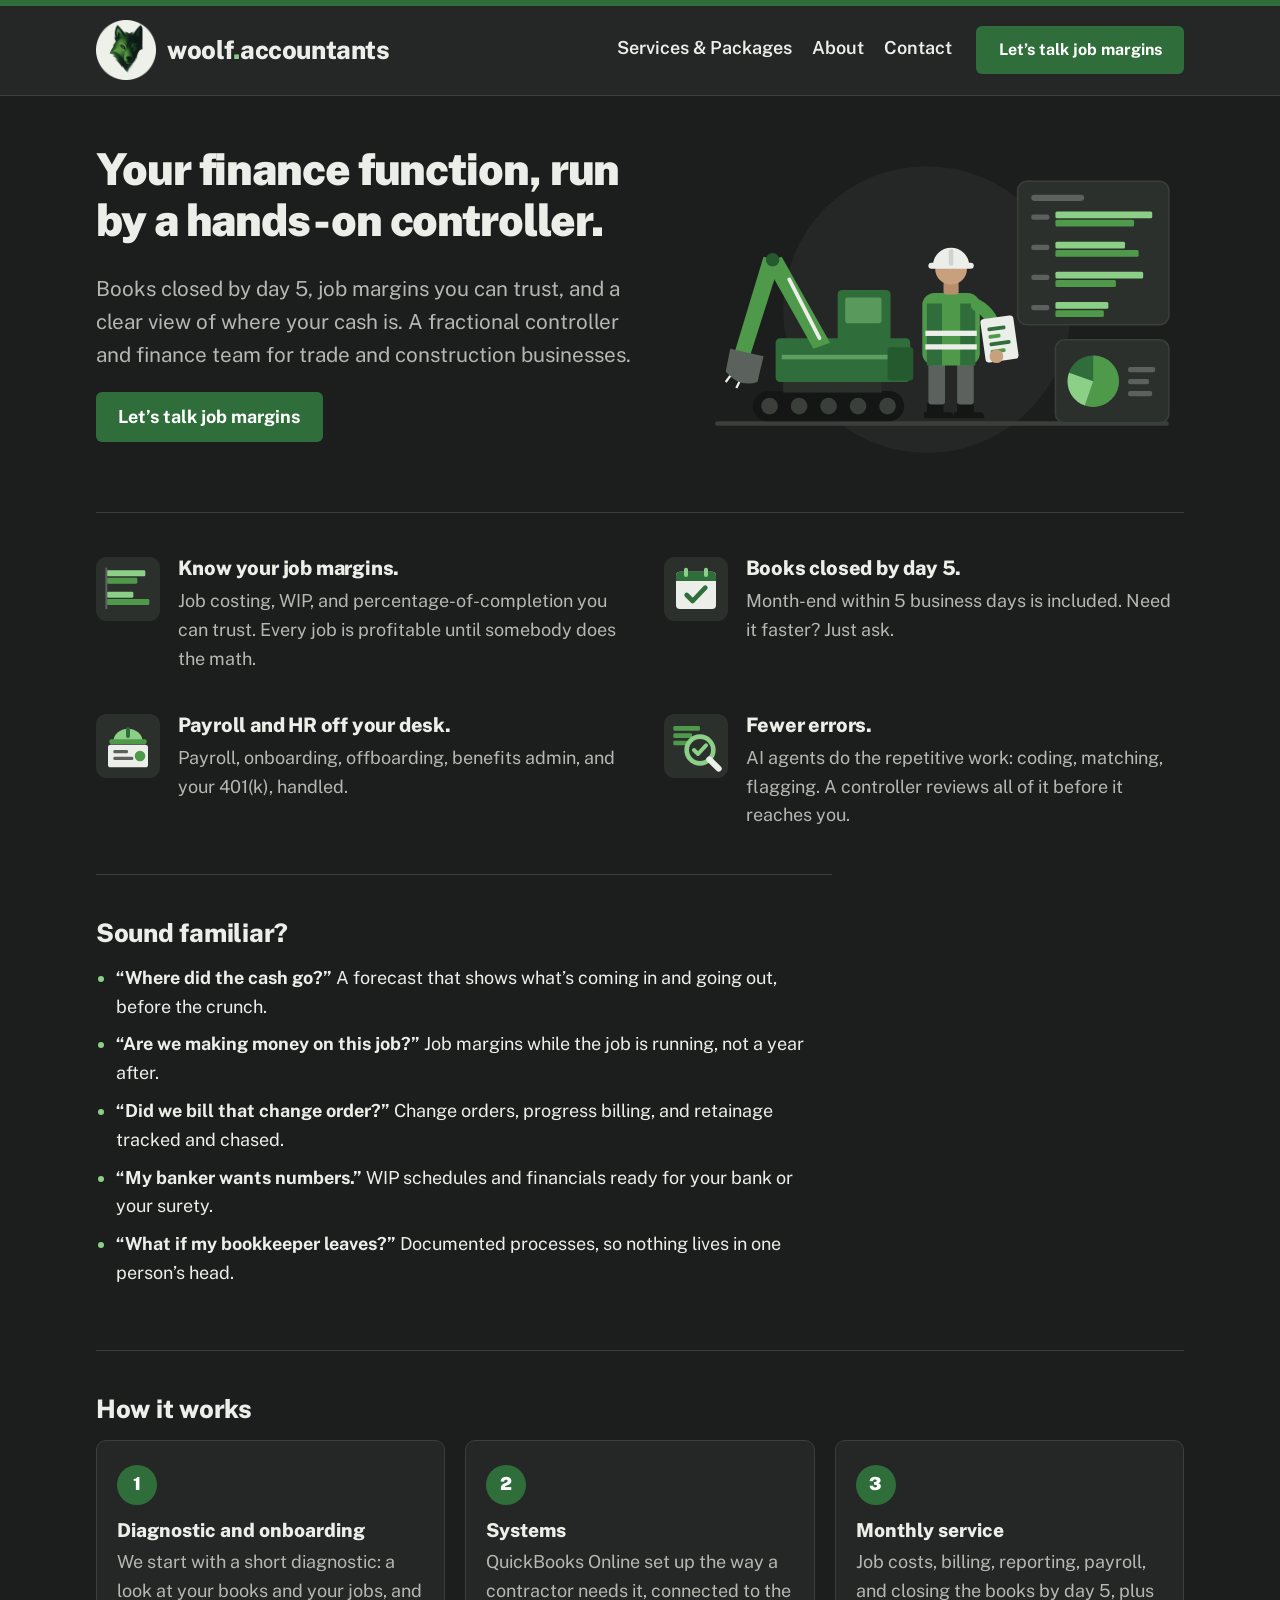
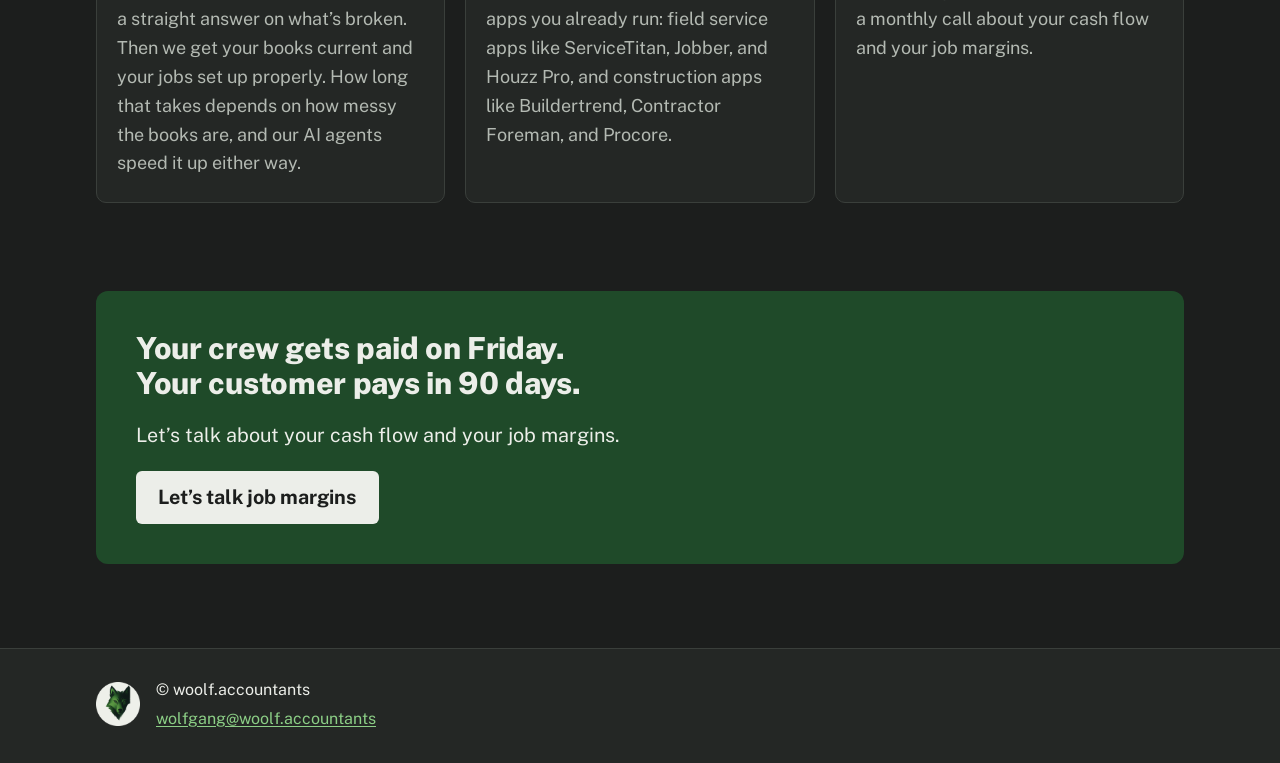
<file: index.html>
<!doctype html>
<html lang="en">
<head>
  <meta charset="utf-8">
  <meta name="viewport" content="width=device-width, initial-scale=1">
  <title>woolf.accountants – your finance function, run by a hands-on controller</title>
  <meta name="description" content="Fractional controller and finance team for trade and construction businesses. Books closed by day 5, job margins you can trust, and payroll and HR off your desk.">
  <link rel="canonical" href="https://woolf.accountants/">
  <meta property="og:type" content="website">
  <meta property="og:site_name" content="woolf.accountants">
  <meta property="og:title" content="woolf.accountants – your finance function, run by a hands-on controller">
  <meta property="og:description" content="Fractional controller and finance team for trade and construction businesses. Books closed by day 5, job margins you can trust, and payroll and HR off your desk.">
  <meta property="og:url" content="https://woolf.accountants/">
  <meta property="og:locale" content="en_US">
  <meta property="og:image" content="https://woolf.accountants/assets/img/og-image.png">
  <meta property="og:image:width" content="1200">
  <meta property="og:image:height" content="630">
  <meta property="og:image:alt" content="woolf.accountants: Your finance function, run by a hands-on controller.">
  <meta name="twitter:card" content="summary_large_image">
  <meta name="theme-color" content="#1c1e1d">
  <link rel="icon" href="assets/img/favicon-32.png" sizes="32x32" type="image/png">
  <link rel="icon" href="assets/img/favicon-48.png" sizes="48x48" type="image/png">
  <link rel="apple-touch-icon" href="assets/img/apple-touch-icon.png">
  <link rel="preload" href="assets/fonts/public-sans-latin-wght-normal.woff2" as="font" type="font/woff2" crossorigin>
  <link rel="stylesheet" href="style.css?v=2">
</head>
<body>
  <a class="skip-link" href="#main">Skip to main content</a>
  <header class="site-header">
    <div class="wrap">
      <a class="site-name" href="index.html"><img src="assets/img/wolf-badge.png" alt="" width="60" height="60"><span>woolf<span class="dot">.</span>accountants</span></a>
      <nav class="site-nav" aria-label="Main">
        <ul>
          <li><a href="services.html">Services &amp; Packages</a></li>
          <li><a href="about.html">About</a></li>
          <li><a href="contact.html">Contact</a></li>
        </ul>
      </nav>
      <a class="button" href="mailto:wolfgang@woolf.accountants?subject=Let%27s%20talk%20job%20margins">Let’s talk job margins</a>
    </div>
  </header>

  <main id="main" tabindex="-1">
    <div class="wrap">
      <section class="intro">
        <div>
          <h1>Your finance function, run by a hands-on controller.</h1>
          <p class="lead">Books closed by day 5, job margins you can trust, and a clear view of where your cash is. A fractional controller and finance team for trade and construction businesses.</p>
          <p><a class="button" href="mailto:wolfgang@woolf.accountants?subject=Let%27s%20talk%20job%20margins">Let’s talk job margins</a></p>
        </div>
        <div class="intro-art">
          <img src="assets/img/hero.svg" alt="" width="640" height="440">
        </div>
      </section>

      <section aria-label="What you get">
        <ul class="points">
          <li>
            <img src="assets/img/icon-margins.svg" alt="" width="64" height="64">
            <div>
              <h2>Know your job margins.</h2>
              <p>Job costing, WIP, and percentage-of-completion you can trust. Every job is profitable until somebody does the math.</p>
            </div>
          </li>
          <li>
            <img src="assets/img/icon-close.svg" alt="" width="64" height="64">
            <div>
              <h2>Books closed by day 5.</h2>
              <p>Month-end within 5 business days is included. Need it faster? Just ask.</p>
            </div>
          </li>
          <li>
            <img src="assets/img/icon-payroll.svg" alt="" width="64" height="64">
            <div>
              <h2>Payroll and HR off your desk.</h2>
              <p>Payroll, onboarding, offboarding, benefits admin, and your 401(k), handled.</p>
            </div>
          </li>
          <li>
            <img src="assets/img/icon-check.svg" alt="" width="64" height="64">
            <div>
              <h2>Fewer errors.</h2>
              <p>AI agents do the repetitive work: coding, matching, flagging. A controller reviews all of it before it reaches you.</p>
            </div>
          </li>
        </ul>
      </section>

      <section class="narrow" aria-labelledby="familiar">
        <h2 id="familiar">Sound familiar?</h2>
        <ul class="plain-list">
          <li><strong>“Where did the cash go?”</strong> A forecast that shows what’s coming in and going out, before the crunch.</li>
          <li><strong>“Are we making money on this job?”</strong> Job margins while the job is running, not a year after.</li>
          <li><strong>“Did we bill that change order?”</strong> Change orders, progress billing, and retainage tracked and chased.</li>
          <li><strong>“My banker wants numbers.”</strong> WIP schedules and financials ready for your bank or your surety.</li>
          <li><strong>“What if my bookkeeper leaves?”</strong> Documented processes, so nothing lives in one person’s head.</li>
        </ul>
      </section>

      <section aria-labelledby="how">
        <h2 id="how">How it works</h2>
        <ol class="steps">
          <li>
            <h3>Diagnostic and onboarding</h3>
            <p>We start with a short diagnostic: a look at your books and your jobs, and a straight answer on what’s broken. Then we get your books current and your jobs set up properly. How long that takes depends on how messy the books are, and our AI agents speed it up either way.</p>
          </li>
          <li>
            <h3>Systems</h3>
            <p>QuickBooks Online set up the way a contractor needs it, connected to the apps you already run: field service apps like ServiceTitan, Jobber, and Houzz Pro, and construction apps like Buildertrend, Contractor Foreman, and Procore.</p>
          </li>
          <li>
            <h3>Monthly service</h3>
            <p>Job costs, billing, reporting, payroll, and closing the books by day 5, plus a monthly call about your cash flow and your job margins.</p>
          </li>
        </ol>
      </section>

      <section class="closing" aria-labelledby="closing">
        <div class="panel">
          <h2 id="closing">Your crew gets paid on Friday. Your customer pays in 90 days.</h2>
          <p>Let’s talk about your cash flow and your job margins.</p>
          <p><a class="button button-light" href="mailto:wolfgang@woolf.accountants?subject=Let%27s%20talk%20job%20margins">Let’s talk job margins</a></p>
        </div>
      </section>
    </div>
  </main>

  <footer class="site-footer">
    <div class="wrap">
      <img src="assets/img/wolf-badge.png" alt="" width="44" height="44" loading="lazy">
      <div class="footer-text">
        <p>&copy; woolf.accountants</p>
        <p><a href="mailto:wolfgang@woolf.accountants">wolfgang@woolf.accountants</a></p>
      </div>
    </div>
  </footer>
</body>
</html>
</file>
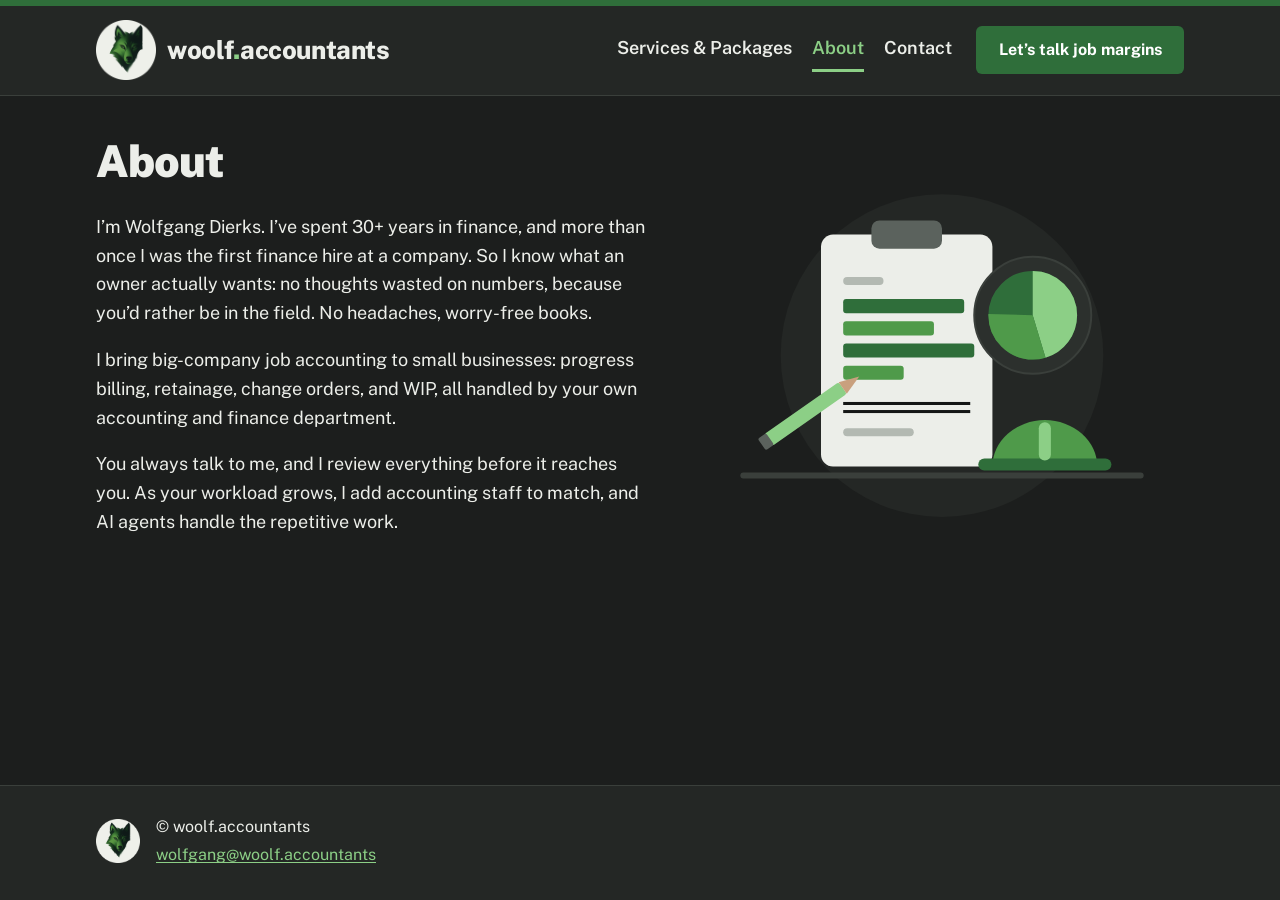
<file: about.html>
<!doctype html>
<html lang="en">
<head>
  <meta charset="utf-8">
  <meta name="viewport" content="width=device-width, initial-scale=1">
  <title>About – woolf.accountants</title>
  <meta name="description" content="Wolfgang Dierks. 30+ years in finance, bringing big-company job accounting to trade and construction businesses.">
  <link rel="canonical" href="https://woolf.accountants/about.html">
  <meta property="og:type" content="website">
  <meta property="og:site_name" content="woolf.accountants">
  <meta property="og:title" content="About – woolf.accountants">
  <meta property="og:description" content="Wolfgang Dierks. 30+ years in finance, bringing big-company job accounting to trade and construction businesses.">
  <meta property="og:url" content="https://woolf.accountants/about.html">
  <meta property="og:locale" content="en_US">
  <meta property="og:image" content="https://woolf.accountants/assets/img/og-image.png">
  <meta property="og:image:width" content="1200">
  <meta property="og:image:height" content="630">
  <meta property="og:image:alt" content="woolf.accountants: Your finance function, run by a hands-on controller.">
  <meta name="twitter:card" content="summary_large_image">
  <meta name="theme-color" content="#1c1e1d">
  <link rel="icon" href="assets/img/favicon-32.png" sizes="32x32" type="image/png">
  <link rel="icon" href="assets/img/favicon-48.png" sizes="48x48" type="image/png">
  <link rel="apple-touch-icon" href="assets/img/apple-touch-icon.png">
  <link rel="preload" href="assets/fonts/public-sans-latin-wght-normal.woff2" as="font" type="font/woff2" crossorigin>
  <link rel="stylesheet" href="style.css?v=2">
</head>
<body>
  <a class="skip-link" href="#main">Skip to main content</a>
  <header class="site-header">
    <div class="wrap">
      <a class="site-name" href="index.html"><img src="assets/img/wolf-badge.png" alt="" width="60" height="60"><span>woolf<span class="dot">.</span>accountants</span></a>
      <nav class="site-nav" aria-label="Main">
        <ul>
          <li><a href="services.html">Services &amp; Packages</a></li>
          <li><a href="about.html" aria-current="page">About</a></li>
          <li><a href="contact.html">Contact</a></li>
        </ul>
      </nav>
      <a class="button" href="mailto:wolfgang@woolf.accountants?subject=Let%27s%20talk%20job%20margins">Let’s talk job margins</a>
    </div>
  </header>

  <main id="main" tabindex="-1">

    <div class="wrap">
      <section class="intro">
        <div>
        <h1>About</h1>
        <p>I’m Wolfgang Dierks. I’ve spent 30+ years in finance, and more than once I was the first finance hire at a company. So I know what an owner actually wants: no thoughts wasted on numbers, because you’d rather be in the field. No headaches, worry-free books.</p>
        <p>I bring big-company job accounting to small businesses: progress billing, retainage, change orders, and WIP, all handled by your own accounting and finance department.</p>
        <p>You always talk to me, and I review everything before it reaches you. As your workload grows, I add accounting staff to match, and AI agents handle the repetitive work.</p>
        </div>
        <div class="intro-art">
          <img src="assets/img/about.svg" alt="" width="480" height="360">
        </div>
      </section>
    </div>
  </main>

  <footer class="site-footer">
    <div class="wrap">
      <img src="assets/img/wolf-badge.png" alt="" width="44" height="44" loading="lazy">
      <div class="footer-text">
        <p>&copy; woolf.accountants</p>
        <p><a href="mailto:wolfgang@woolf.accountants">wolfgang@woolf.accountants</a></p>
      </div>
    </div>
  </footer>
</body>
</html>
</file>
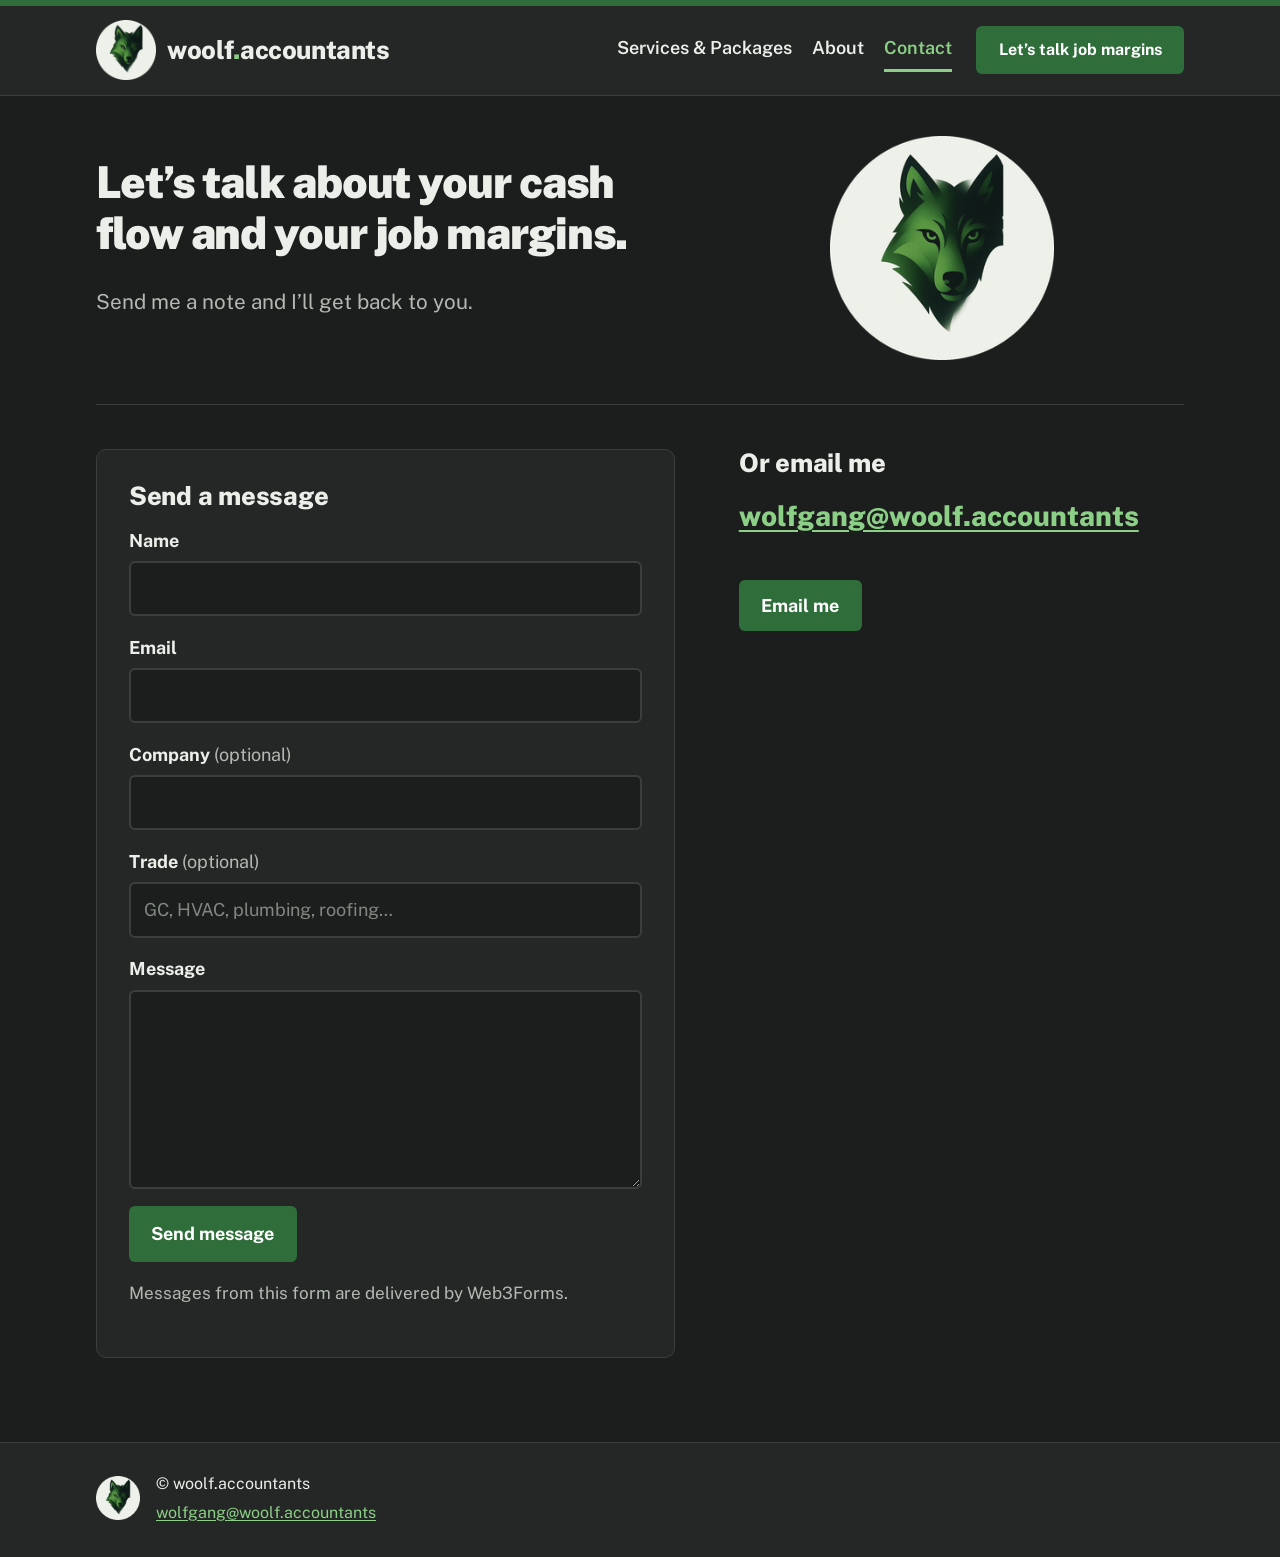
<file: contact.html>
<!doctype html>
<html lang="en">
<head>
  <meta charset="utf-8">
  <meta name="viewport" content="width=device-width, initial-scale=1">
  <title>Contact – woolf.accountants</title>
  <meta name="description" content="Let’s talk about your cash flow and your job margins. Email wolfgang@woolf.accountants.">
  <link rel="canonical" href="https://woolf.accountants/contact.html">
  <meta property="og:type" content="website">
  <meta property="og:site_name" content="woolf.accountants">
  <meta property="og:title" content="Contact – woolf.accountants">
  <meta property="og:description" content="Let’s talk about your cash flow and your job margins. Email wolfgang@woolf.accountants.">
  <meta property="og:url" content="https://woolf.accountants/contact.html">
  <meta property="og:locale" content="en_US">
  <meta property="og:image" content="https://woolf.accountants/assets/img/og-image.png">
  <meta property="og:image:width" content="1200">
  <meta property="og:image:height" content="630">
  <meta property="og:image:alt" content="woolf.accountants: Your finance function, run by a hands-on controller.">
  <meta name="twitter:card" content="summary_large_image">
  <meta name="theme-color" content="#1c1e1d">
  <link rel="icon" href="assets/img/favicon-32.png" sizes="32x32" type="image/png">
  <link rel="icon" href="assets/img/favicon-48.png" sizes="48x48" type="image/png">
  <link rel="apple-touch-icon" href="assets/img/apple-touch-icon.png">
  <link rel="preload" href="assets/fonts/public-sans-latin-wght-normal.woff2" as="font" type="font/woff2" crossorigin>
  <link rel="stylesheet" href="style.css?v=2">
</head>
<body>
  <a class="skip-link" href="#main">Skip to main content</a>
  <header class="site-header">
    <div class="wrap">
      <a class="site-name" href="index.html"><img src="assets/img/wolf-badge.png" alt="" width="60" height="60"><span>woolf<span class="dot">.</span>accountants</span></a>
      <nav class="site-nav" aria-label="Main">
        <ul>
          <li><a href="services.html">Services &amp; Packages</a></li>
          <li><a href="about.html">About</a></li>
          <li><a href="contact.html" aria-current="page">Contact</a></li>
        </ul>
      </nav>
      <a class="button" href="mailto:wolfgang@woolf.accountants?subject=Let%27s%20talk%20job%20margins">Let’s talk job margins</a>
    </div>
  </header>

  <main id="main" tabindex="-1">

    <div class="wrap">
      <section class="intro">
        <div>
          <h1>Let’s talk about your cash flow and your job margins.</h1>
          <p class="lead">Send me a note and I’ll get back to you.</p>
        </div>
        <div class="intro-art">
          <img class="badge-big" src="assets/img/wolf-badge.png" alt="" width="256" height="256">
        </div>
      </section>

      <section class="contact-grid">
        <form class="contact-form" action="https://api.web3forms.com/submit" method="post" aria-labelledby="form-title">
          <h2 id="form-title">Send a message</h2>
          <input type="hidden" name="access_key" value="4f95e4d3-8b52-46ad-b656-8de02e12c4df">
          <input type="hidden" name="subject" value="Let’s talk about my job margins">
          <input type="hidden" name="from_name" value="woolf.accountants website">
          <input type="hidden" name="redirect" value="https://woolf.accountants/thanks.html">
          <input type="checkbox" name="botcheck" class="botcheck" tabindex="-1" autocomplete="off" aria-hidden="true">
          <div class="field">
            <label for="name">Name</label>
            <input id="name" name="name" type="text" autocomplete="name" required>
          </div>
          <div class="field">
            <label for="email">Email</label>
            <input id="email" name="email" type="email" autocomplete="email" required>
          </div>
          <div class="field">
            <label for="company">Company <span class="optional">(optional)</span></label>
            <input id="company" name="company" type="text" autocomplete="organization">
          </div>
          <div class="field">
            <label for="trade">Trade <span class="optional">(optional)</span></label>
            <input id="trade" name="trade" type="text" placeholder="GC, HVAC, plumbing, roofing…">
          </div>
          <div class="field">
            <label for="message">Message</label>
            <textarea id="message" name="message" rows="6" required></textarea>
          </div>
          <p><button class="button" type="submit">Send message</button></p>
          <p class="small">Messages from this form are delivered by Web3Forms.</p>
        </form>

        <div class="contact-direct">
          <h2>Or email me</h2>
          <p><a class="email-big" href="mailto:wolfgang@woolf.accountants?subject=Let%27s%20talk%20job%20margins">wolfgang@woolf.accountants</a></p>
          <p><a class="button" href="mailto:wolfgang@woolf.accountants?subject=Let%27s%20talk%20job%20margins">Email me</a></p>
        </div>
      </section>
    </div>
  </main>

  <footer class="site-footer">
    <div class="wrap">
      <img src="assets/img/wolf-badge.png" alt="" width="44" height="44" loading="lazy">
      <div class="footer-text">
        <p>&copy; woolf.accountants</p>
        <p><a href="mailto:wolfgang@woolf.accountants">wolfgang@woolf.accountants</a></p>
      </div>
    </div>
  </footer>
</body>
</html>
</file>
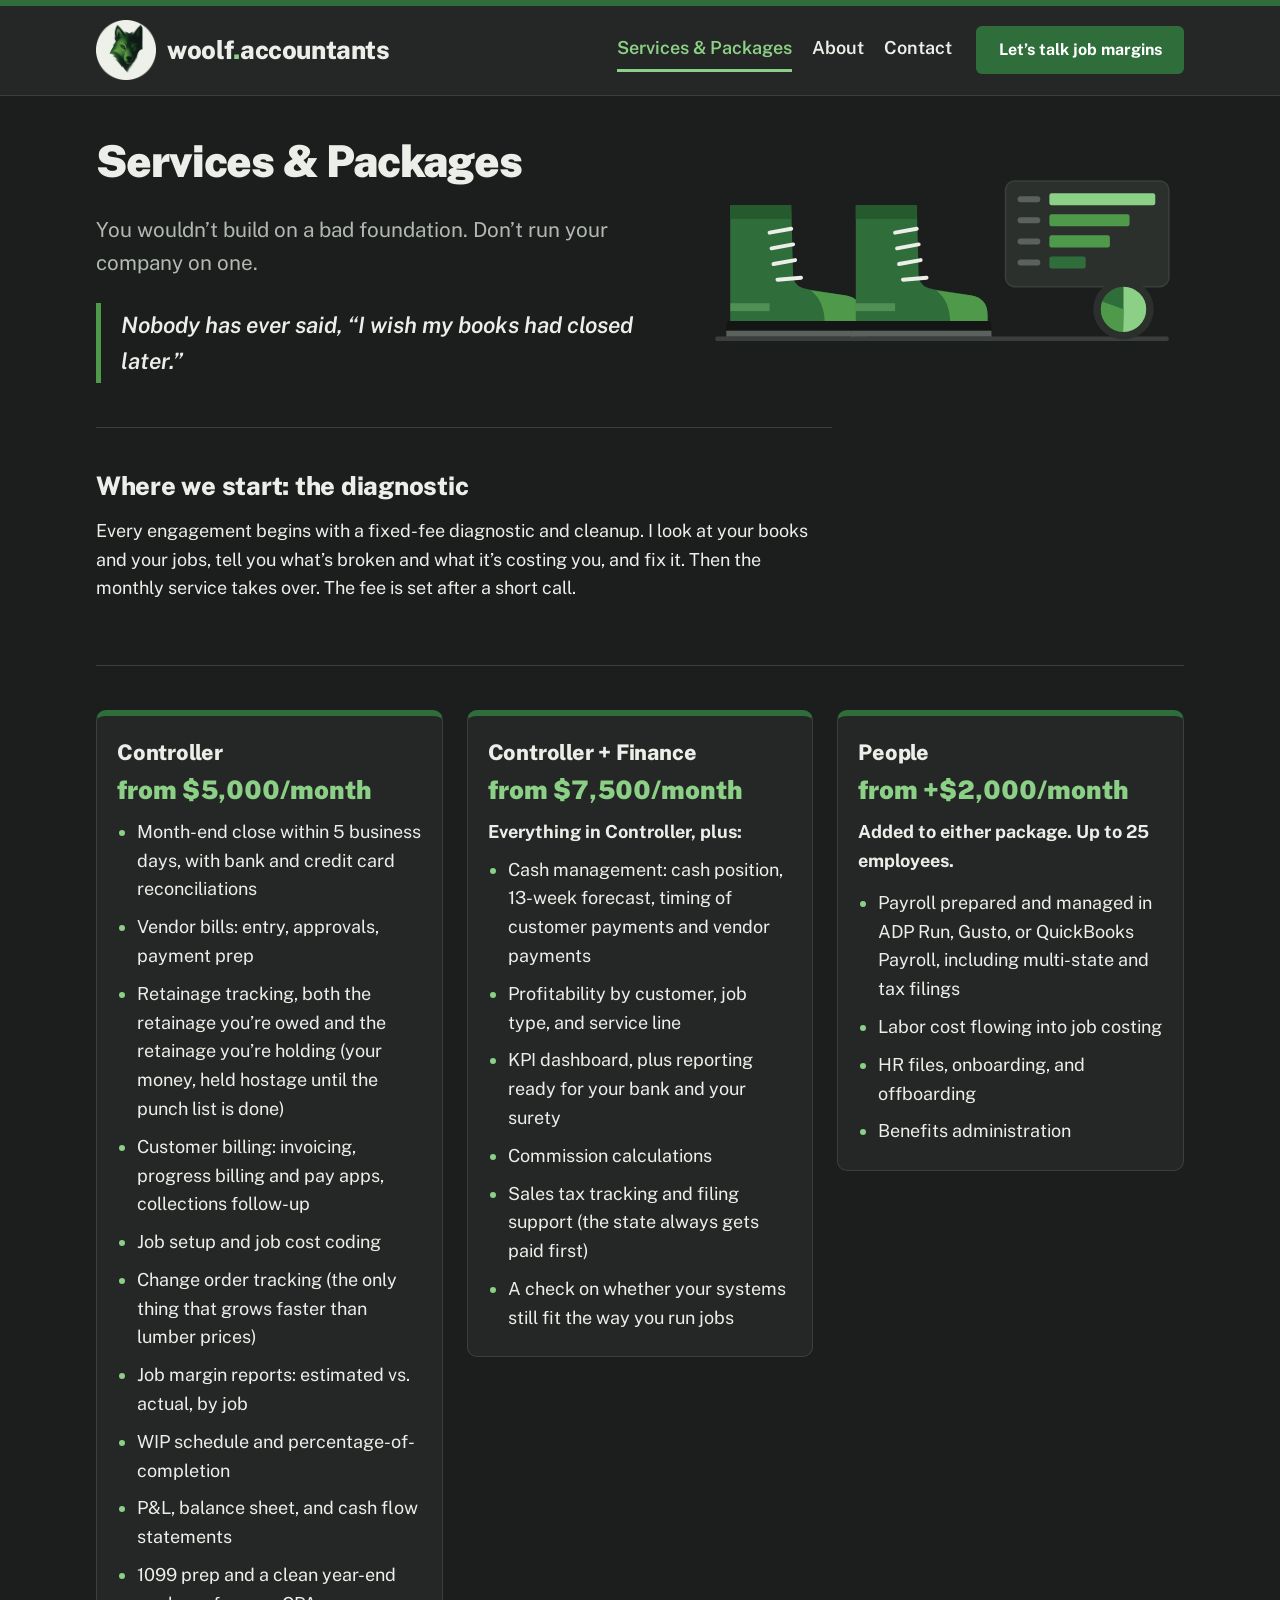
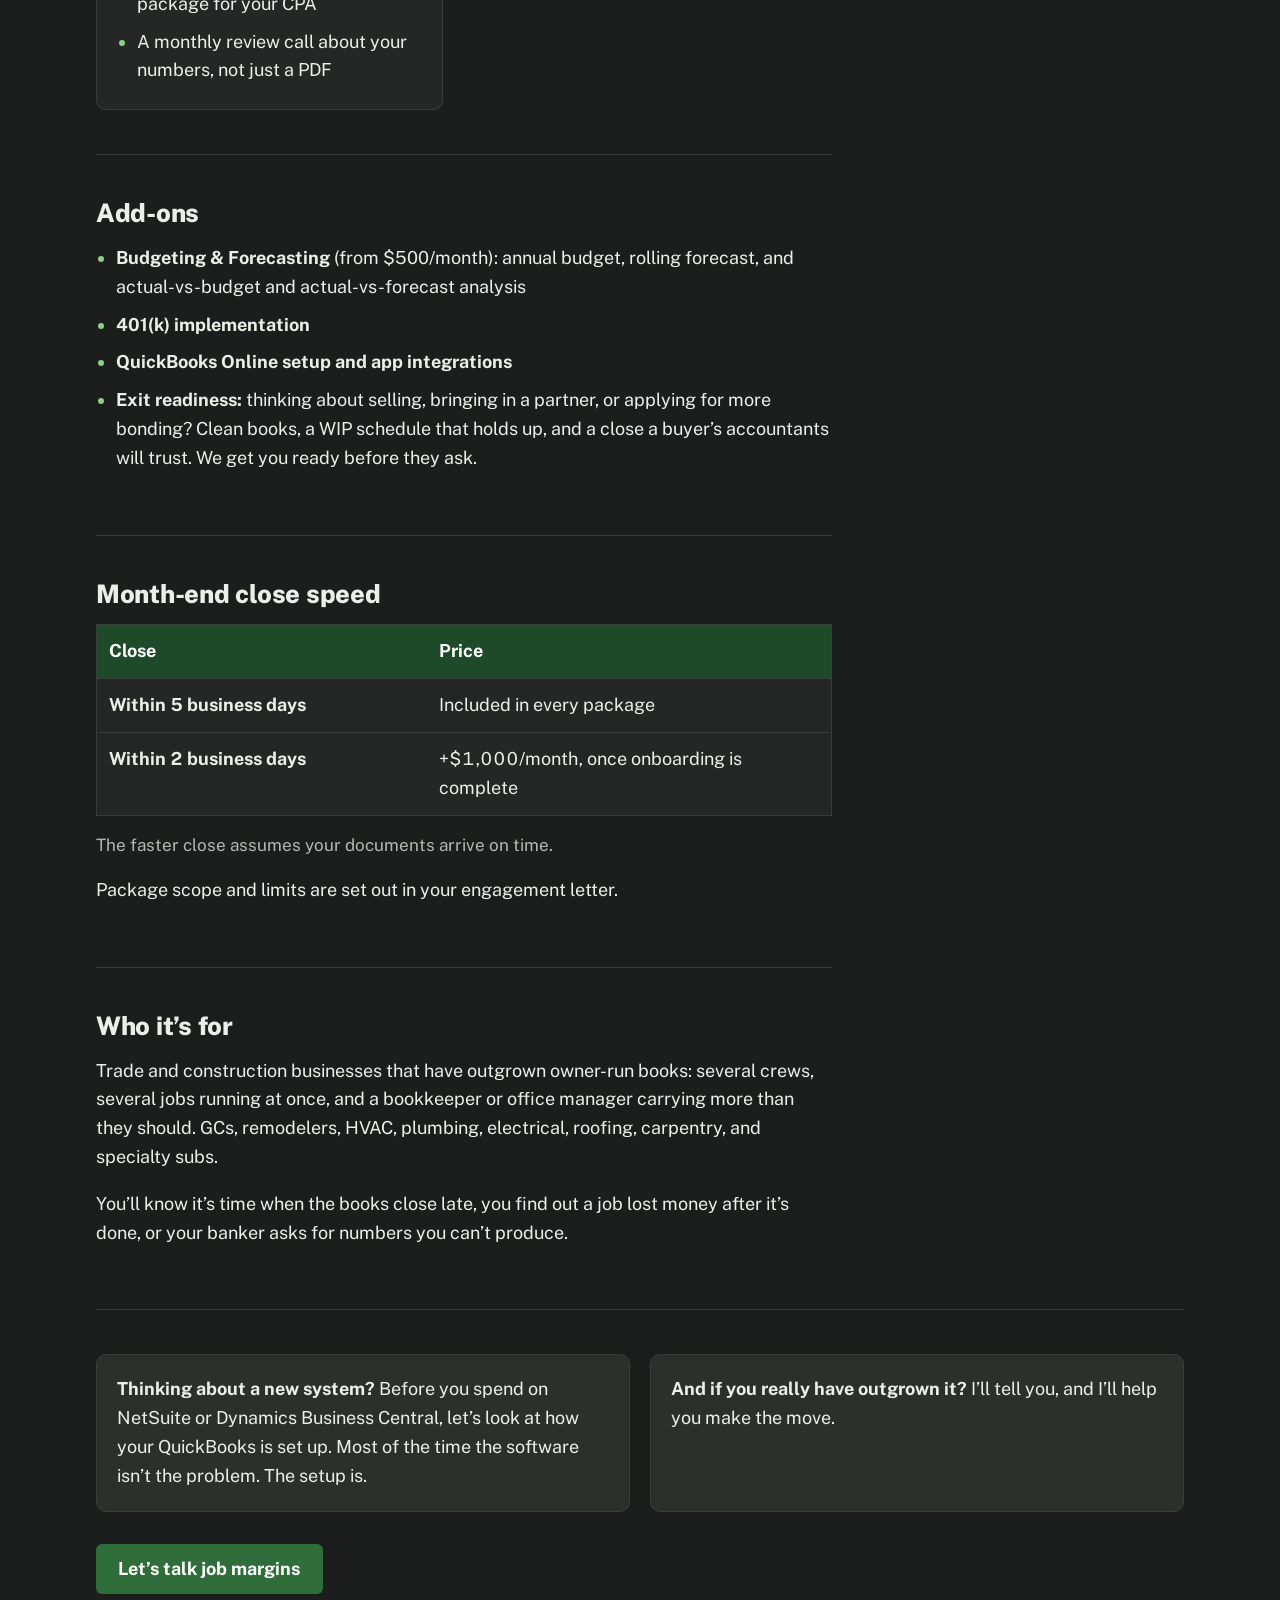
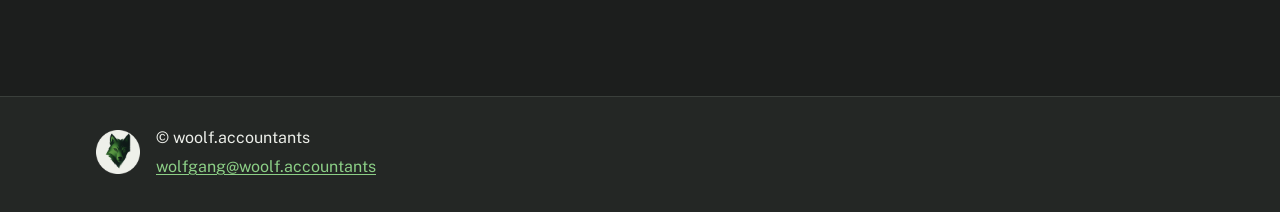
<file: services.html>
<!doctype html>
<html lang="en">
<head>
  <meta charset="utf-8">
  <meta name="viewport" content="width=device-width, initial-scale=1">
  <title>Services &amp; Packages – woolf.accountants</title>
  <meta name="description" content="Controller, finance, payroll, and HR packages for trade and construction businesses, from $5,000/month. Job costing, WIP, retainage, change orders, and a 5-day close.">
  <link rel="canonical" href="https://woolf.accountants/services.html">
  <meta property="og:type" content="website">
  <meta property="og:site_name" content="woolf.accountants">
  <meta property="og:title" content="Services &amp; Packages – woolf.accountants">
  <meta property="og:description" content="Controller, finance, payroll, and HR packages for trade and construction businesses, from $5,000/month. Job costing, WIP, retainage, change orders, and a 5-day close.">
  <meta property="og:url" content="https://woolf.accountants/services.html">
  <meta property="og:locale" content="en_US">
  <meta property="og:image" content="https://woolf.accountants/assets/img/og-image.png">
  <meta property="og:image:width" content="1200">
  <meta property="og:image:height" content="630">
  <meta property="og:image:alt" content="woolf.accountants: Your finance function, run by a hands-on controller.">
  <meta name="twitter:card" content="summary_large_image">
  <meta name="theme-color" content="#1c1e1d">
  <link rel="icon" href="assets/img/favicon-32.png" sizes="32x32" type="image/png">
  <link rel="icon" href="assets/img/favicon-48.png" sizes="48x48" type="image/png">
  <link rel="apple-touch-icon" href="assets/img/apple-touch-icon.png">
  <link rel="preload" href="assets/fonts/public-sans-latin-wght-normal.woff2" as="font" type="font/woff2" crossorigin>
  <link rel="stylesheet" href="style.css?v=2">
</head>
<body>
  <a class="skip-link" href="#main">Skip to main content</a>
  <header class="site-header">
    <div class="wrap">
      <a class="site-name" href="index.html"><img src="assets/img/wolf-badge.png" alt="" width="60" height="60"><span>woolf<span class="dot">.</span>accountants</span></a>
      <nav class="site-nav" aria-label="Main">
        <ul>
          <li><a href="services.html" aria-current="page">Services &amp; Packages</a></li>
          <li><a href="about.html">About</a></li>
          <li><a href="contact.html">Contact</a></li>
        </ul>
      </nav>
      <a class="button" href="mailto:wolfgang@woolf.accountants?subject=Let%27s%20talk%20job%20margins">Let’s talk job margins</a>
    </div>
  </header>

  <main id="main" tabindex="-1">
    <div class="wrap">
      <section class="intro">
        <div>
          <h1>Services &amp; Packages</h1>
          <p class="lead">You wouldn’t build on a bad foundation. Don’t run your company on one.</p>
          <blockquote>
            <p>Nobody has ever said, “I wish my books had closed later.”</p>
          </blockquote>
        </div>
        <div class="intro-art">
          <img src="assets/img/boots.svg" alt="" width="640" height="240">
        </div>
      </section>

      <section class="narrow" aria-labelledby="start">
        <h2 id="start">Where we start: the diagnostic</h2>
        <p>Every engagement begins with a fixed-fee diagnostic and cleanup. I look at your books and your jobs, tell you what’s broken and what it’s costing you, and fix it. Then the monthly service takes over. The fee is set after a short call.</p>
      </section>

      <section aria-label="Packages">
        <div class="packages">
          <article class="card">
            <h2>Controller</h2>
            <p class="price">from $5,000/month</p>
            <ul>
              <li>Month-end close within 5 business days, with bank and credit card reconciliations</li>
              <li>Vendor bills: entry, approvals, payment prep</li>
              <li>Retainage tracking, both the retainage you’re owed and the retainage you’re holding (your money, held hostage until the punch list is done)</li>
              <li>Customer billing: invoicing, progress billing and pay apps, collections follow-up</li>
              <li>Job setup and job cost coding</li>
              <li>Change order tracking (the only thing that grows faster than lumber prices)</li>
              <li>Job margin reports: estimated vs. actual, by job</li>
              <li>WIP schedule and percentage-of-completion</li>
              <li>P&amp;L, balance sheet, and cash flow statements</li>
              <li>1099 prep and a clean year-end package for your CPA</li>
              <li>A monthly review call about your numbers, not just a PDF</li>
            </ul>
          </article>

          <article class="card">
            <h2>Controller + Finance</h2>
            <p class="price">from $7,500/month</p>
            <p class="includes">Everything in Controller, plus:</p>
            <ul>
              <li>Cash management: cash position, 13-week forecast, timing of customer payments and vendor payments</li>
              <li>Profitability by customer, job type, and service line</li>
              <li>KPI dashboard, plus reporting ready for your bank and your surety</li>
              <li>Commission calculations</li>
              <li>Sales tax tracking and filing support (the state always gets paid first)</li>
              <li>A check on whether your systems still fit the way you run jobs</li>
            </ul>
          </article>

          <article class="card">
            <h2>People</h2>
            <p class="price">from +$2,000/month</p>
            <p class="price-note">Added to either package. Up to 25 employees.</p>
            <ul>
              <li>Payroll prepared and managed in ADP Run, Gusto, or QuickBooks Payroll, including multi-state and tax filings</li>
              <li>Labor cost flowing into job costing</li>
              <li>HR files, onboarding, and offboarding</li>
              <li>Benefits administration</li>
            </ul>
          </article>
        </div>
      </section>

      <section class="narrow" aria-labelledby="addons">
        <h2 id="addons">Add-ons</h2>
        <ul class="plain-list">
          <li><strong>Budgeting &amp; Forecasting</strong> (from $500/month): annual budget, rolling forecast, and actual-vs-budget and actual-vs-forecast analysis</li>
          <li><strong>401(k) implementation</strong></li>
          <li><strong>QuickBooks Online setup and app integrations</strong></li>
          <li><strong>Exit readiness:</strong> thinking about selling, bringing in a partner, or applying for more bonding? Clean books, a WIP schedule that holds up, and a close a buyer’s accountants will trust. We get you ready before they ask.</li>
        </ul>
      </section>

      <section class="narrow" aria-labelledby="close-speed">
        <h2 id="close-speed">Month-end close speed</h2>
        <table>
          <thead>
            <tr>
              <th scope="col">Close</th>
              <th scope="col">Price</th>
            </tr>
          </thead>
          <tbody>
            <tr>
              <th scope="row">Within 5 business days</th>
              <td>Included in every package</td>
            </tr>
            <tr>
              <th scope="row">Within 2 business days</th>
              <td>+$1,000/month, once onboarding is complete</td>
            </tr>
          </tbody>
        </table>
        <p class="small">The faster close assumes your documents arrive on time.</p>
        <p>Package scope and limits are set out in your engagement letter.</p>
      </section>

      <section class="narrow" aria-labelledby="who">
        <h2 id="who">Who it’s for</h2>
        <p>Trade and construction businesses that have outgrown owner-run books: several crews, several jobs running at once, and a bookkeeper or office manager carrying more than they should. GCs, remodelers, HVAC, plumbing, electrical, roofing, carpentry, and specialty subs.</p>
        <p>You’ll know it’s time when the books close late, you find out a job lost money after it’s done, or your banker asks for numbers you can’t produce.</p>
      </section>

      <section aria-label="Before you switch software">
        <div class="callouts">
          <div class="callout">
            <p><strong>Thinking about a new system?</strong> Before you spend on NetSuite or Dynamics Business Central, let’s look at how your QuickBooks is set up. Most of the time the software isn’t the problem. The setup is.</p>
          </div>
          <div class="callout">
            <p><strong>And if you really have outgrown it?</strong> I’ll tell you, and I’ll help you make the move.</p>
          </div>
        </div>
        <p><a class="button" href="mailto:wolfgang@woolf.accountants?subject=Let%27s%20talk%20job%20margins">Let’s talk job margins</a></p>
      </section>
    </div>
  </main>

  <footer class="site-footer">
    <div class="wrap">
      <img src="assets/img/wolf-badge.png" alt="" width="44" height="44" loading="lazy">
      <div class="footer-text">
        <p>&copy; woolf.accountants</p>
        <p><a href="mailto:wolfgang@woolf.accountants">wolfgang@woolf.accountants</a></p>
      </div>
    </div>
  </footer>
</body>
</html>
</file>
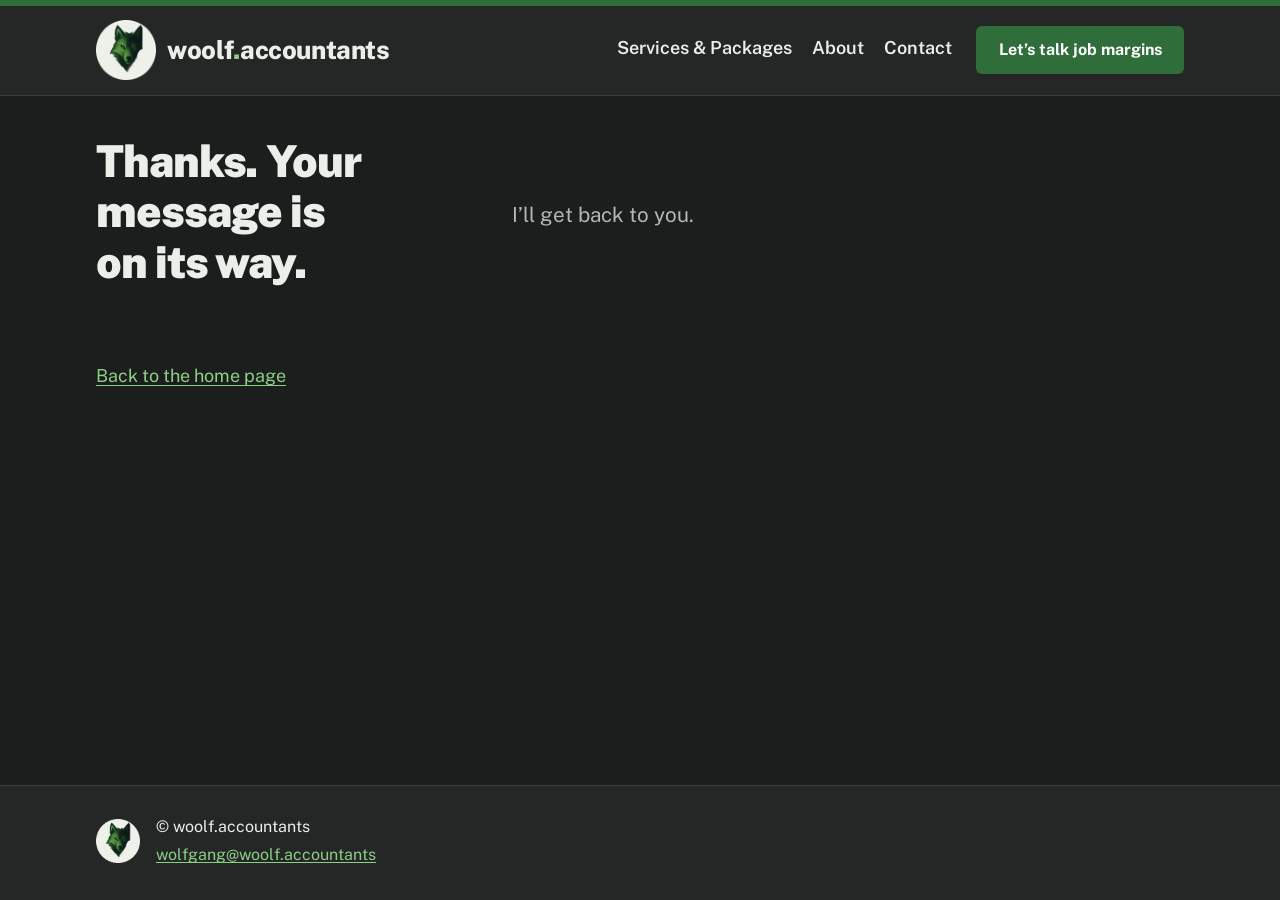
<file: thanks.html>
<!doctype html>
<html lang="en">
<head>
  <meta charset="utf-8">
  <meta name="viewport" content="width=device-width, initial-scale=1">
  <title>Thanks – woolf.accountants</title>
  <meta name="description" content="Your message to woolf.accountants is on its way.">
  <meta name="robots" content="noindex">
  <link rel="canonical" href="https://woolf.accountants/thanks.html">
  <meta property="og:type" content="website">
  <meta property="og:site_name" content="woolf.accountants">
  <meta property="og:title" content="Thanks – woolf.accountants">
  <meta property="og:description" content="Your message to woolf.accountants is on its way.">
  <meta property="og:url" content="https://woolf.accountants/thanks.html">
  <meta property="og:locale" content="en_US">
  <meta property="og:image" content="https://woolf.accountants/assets/img/og-image.png">
  <meta property="og:image:width" content="1200">
  <meta property="og:image:height" content="630">
  <meta property="og:image:alt" content="woolf.accountants: Your finance function, run by a hands-on controller.">
  <meta name="twitter:card" content="summary_large_image">
  <meta name="theme-color" content="#1c1e1d">
  <link rel="icon" href="assets/img/favicon-32.png" sizes="32x32" type="image/png">
  <link rel="icon" href="assets/img/favicon-48.png" sizes="48x48" type="image/png">
  <link rel="apple-touch-icon" href="assets/img/apple-touch-icon.png">
  <link rel="preload" href="assets/fonts/public-sans-latin-wght-normal.woff2" as="font" type="font/woff2" crossorigin>
  <link rel="stylesheet" href="style.css?v=2">
</head>
<body>
  <a class="skip-link" href="#main">Skip to main content</a>
  <header class="site-header">
    <div class="wrap">
      <a class="site-name" href="index.html"><img src="assets/img/wolf-badge.png" alt="" width="60" height="60"><span>woolf<span class="dot">.</span>accountants</span></a>
      <nav class="site-nav" aria-label="Main">
        <ul>
          <li><a href="services.html">Services &amp; Packages</a></li>
          <li><a href="about.html">About</a></li>
          <li><a href="contact.html">Contact</a></li>
        </ul>
      </nav>
      <a class="button" href="mailto:wolfgang@woolf.accountants?subject=Let%27s%20talk%20job%20margins">Let’s talk job margins</a>
    </div>
  </header>

  <main id="main" tabindex="-1">

    <div class="wrap">
      <section class="intro narrow">
        <h1>Thanks. Your message is on its way.</h1>
        <p class="lead">I’ll get back to you.</p>
        <p><a href="index.html">Back to the home page</a></p>
      </section>
    </div>
  </main>

  <footer class="site-footer">
    <div class="wrap">
      <img src="assets/img/wolf-badge.png" alt="" width="44" height="44" loading="lazy">
      <div class="footer-text">
        <p>&copy; woolf.accountants</p>
        <p><a href="mailto:wolfgang@woolf.accountants">wolfgang@woolf.accountants</a></p>
      </div>
    </div>
  </footer>
</body>
</html>
</file>
<file: style.css>
/* woolf.accountants — one stylesheet for the whole site */

@font-face {
  font-family: "Public Sans";
  src: url("assets/fonts/public-sans-latin-wght-normal.woff2") format("woff2");
  font-weight: 100 900;
  font-style: normal;
  font-display: swap;
}

@font-face {
  font-family: "Public Sans";
  src: url("assets/fonts/public-sans-latin-wght-italic.woff2") format("woff2");
  font-weight: 100 900;
  font-style: italic;
  font-display: swap;
}

:root {
  color-scheme: dark;
  --bg: #1c1e1d;
  --surface: #242725;
  --surface-2: #2c302d;
  --line: #3a3f3b;
  --text: #eceee9;
  --muted: #b3b9b2;
  --green: #2f6e3a;
  --green-hover: #387f44;
  --green-deep: #1f4a29;
  --green-mid: #4f9a4a;
  --green-light: #8ccf86;
  --font: "Public Sans", system-ui, -apple-system, "Segoe UI", Roboto, Arial, sans-serif;
  --max: 46rem;
  --wide: 72rem;
}

*,
*::before,
*::after {
  box-sizing: border-box;
}

html {
  -webkit-text-size-adjust: 100%;
  text-size-adjust: 100%;
}

body {
  margin: 0;
  background: var(--bg);
  color: var(--text);
  font-family: var(--font);
  font-size: 1.125rem; /* 18px */
  line-height: 1.6;
}

@media (min-width: 48rem) {
  body {
    font-size: 1.125rem; /* 18px */
  }
}

img {
  max-width: 100%;
  height: auto;
}

h1,
h2,
h3 {
  line-height: 1.15;
  margin: 0 0 0.6em;
  text-wrap: balance;
}

h1 {
  font-size: 2.2rem;
  font-weight: 900;
  letter-spacing: -0.025em;
}

h2 {
  font-size: 1.5rem;
  font-weight: 800;
  letter-spacing: -0.01em;
}

h3 {
  font-size: 1.2rem;
  font-weight: 800;
}

@media (min-width: 48rem) {
  h1 {
    font-size: 2.75rem;
  }

  h2 {
    font-size: 1.6rem;
  }
}

p,
ul,
ol {
  margin: 0 0 1em;
}

a {
  color: var(--green-light);
  text-decoration-thickness: 0.08em;
  text-underline-offset: 0.15em;
}

a:hover {
  color: #b5e3b0;
}

:focus-visible {
  outline: 3px solid var(--green-light);
  outline-offset: 3px;
}

/* Skip link */

.skip-link {
  position: absolute;
  left: 1rem;
  top: -10rem;
  z-index: 10;
  background: var(--text);
  color: var(--bg);
  padding: 0.6rem 1rem;
  font-weight: 700;
}

.skip-link:focus {
  top: 1rem;
  color: var(--bg);
}

/* Layout */

.wrap {
  width: 100%;
  max-width: var(--wide);
  margin: 0 auto;
  padding: 0 1rem;
}

@media (min-width: 48rem) {
  .wrap {
    padding: 0 2rem;
  }
}

.narrow {
  max-width: var(--max);
}

section {
  padding: 2.75rem 0;
  border-top: 1px solid var(--line);
}

section:first-child {
  border-top: 0;
}

/* Header */

.site-header {
  background: var(--surface);
  border-top: 6px solid var(--green);
  border-bottom: 1px solid var(--line);
}

.site-header .wrap {
  display: flex;
  flex-wrap: wrap;
  align-items: center;
  gap: 0.75rem 1.5rem;
  padding-top: 0.9rem;
  padding-bottom: 0.9rem;
}

.site-name {
  display: inline-flex;
  align-items: center;
  gap: 0.7rem;
  font-weight: 800;
  font-size: 1.6rem;
  letter-spacing: -0.015em;
  color: var(--text);
  text-decoration: none;
  margin-right: auto;
}

.site-name img {
  width: 60px;
  height: 60px;
  flex: none;
}

.site-name:hover {
  color: var(--text);
}

.dot {
  color: var(--green-light);
}

.site-nav ul {
  list-style: none;
  margin: 0;
  padding: 0;
  display: flex;
  flex-wrap: wrap;
  gap: 0.25rem 1.25rem;
}

.site-nav a {
  display: inline-block;
  padding: 0.35rem 0;
  font-weight: 600;
  color: var(--text);
  text-decoration: none;
  border-bottom: 3px solid transparent;
}

.site-nav a:hover,
.site-nav a[aria-current="page"] {
  color: var(--green-light);
  border-bottom-color: var(--green-light);
}

.site-header .button {
  font-size: 1rem;
}

@media (max-width: 47.99rem) {
  .site-header .wrap {
    flex-direction: column;
    align-items: flex-start;
  }

  .site-header .button {
    width: 100%;
  }

  .site-name {
    font-size: 1.35rem;
  }

  .site-name img {
    width: 52px;
    height: 52px;
  }
}

/* Buttons */

.button {
  display: inline-block;
  background: var(--green);
  color: #fff;
  font-weight: 700;
  text-decoration: none;
  text-align: center;
  padding: 0.85rem 1.4rem;
  border-radius: 6px;
  line-height: 1.3;
}

.button:hover {
  background: var(--green-hover);
  color: #fff;
}

.button-light {
  background: var(--text);
  color: var(--bg);
}

.button-light:hover {
  background: #fff;
  color: var(--bg);
}

/* Main content */

body {
  min-height: 100vh;
  display: flex;
  flex-direction: column;
}

main {
  flex: 1 0 auto;
  padding-bottom: 2.5rem;
}

main:focus {
  outline: none;
}

.lead {
  font-size: 1.15em;
  color: var(--muted);
}

/* Intro with an illustration beside it */

.intro {
  display: grid;
  gap: 2rem;
  align-items: center;
  padding-top: 2.5rem;
}

.intro > * {
  min-width: 0;
}

.intro-art img {
  display: block;
  width: 100%;
  max-width: 34rem;
  margin: 0 auto;
}

@media (min-width: 60rem) {
  .intro {
    grid-template-columns: 1.15fr 1fr;
    gap: 3rem;
  }
}

/* Four points */

.points {
  margin: 0;
  padding: 0;
  list-style: none;
  display: grid;
  gap: 2rem;
}

@media (min-width: 48rem) {
  .points {
    grid-template-columns: 1fr 1fr;
    gap: 2.5rem 3rem;
  }
}

.points li {
  display: grid;
  grid-template-columns: 4rem 1fr;
  gap: 1.1rem;
  align-items: start;
}

.points li > * {
  min-width: 0;
}

.points img {
  width: 4rem;
  height: 4rem;
}

.points h2 {
  font-size: 1.25rem;
  margin-bottom: 0.35em;
}

.points p {
  margin: 0;
  color: var(--muted);
}

/* Numbered steps */

.steps {
  margin: 0;
  padding: 0;
  list-style: none;
  display: grid;
  gap: 1.25rem;
  counter-reset: step;
}

@media (min-width: 60rem) {
  .steps {
    grid-template-columns: repeat(3, 1fr);
  }
}

.steps li {
  counter-increment: step;
  background: var(--surface);
  border: 1px solid var(--line);
  border-radius: 10px;
  padding: 1.5rem 1.25rem;
  min-width: 0;
}

.steps li::before {
  content: counter(step);
  display: flex;
  align-items: center;
  justify-content: center;
  width: 2.5rem;
  height: 2.5rem;
  border-radius: 50%;
  background: var(--green);
  color: #fff;
  font-weight: 900;
  margin-bottom: 0.9rem;
}

.steps h3 {
  margin-bottom: 0.35em;
}

.steps p {
  margin: 0;
  color: var(--muted);
}

/* Closing panel */

.panel {
  background: var(--green-deep);
  border-radius: 12px;
  padding: 2rem 1.5rem;
}

@media (min-width: 48rem) {
  .panel {
    padding: 2.5rem 2.5rem;
  }
}

.panel h2 {
  font-size: 1.6rem;
  max-width: 24ch;
}

@media (min-width: 48rem) {
  .panel h2 {
    font-size: 1.9rem;
  }
}

.panel p {
  font-size: 1.1em;
}

.panel p:last-child {
  margin-bottom: 0;
}

.closing {
  border-top: 0;
}

/* Quote */

blockquote {
  margin: 1.5rem 0 0;
  padding: 0.25rem 0 0.25rem 1.25rem;
  border-left: 5px solid var(--green-mid);
  font-size: 1.25em;
  font-style: italic;
  font-weight: 600;
}

blockquote p {
  margin: 0;
}

/* Package cards */

.packages {
  display: grid;
  gap: 1.5rem;
}

@media (min-width: 60rem) {
  .packages {
    grid-template-columns: repeat(3, 1fr);
    align-items: start;
  }
}

.card {
  background: var(--surface);
  border: 1px solid var(--line);
  border-top: 6px solid var(--green);
  border-radius: 10px;
  padding: 1.5rem 1.25rem;
  min-width: 0;
}

.card h2 {
  font-size: 1.35rem;
  margin-bottom: 0.25em;
}

.price {
  font-size: 1.6rem;
  font-weight: 900;
  color: var(--green-light);
  margin-bottom: 0.25em;
  font-variant-numeric: tabular-nums;
}

.price-note {
  font-weight: 700;
  margin-bottom: 0.75em;
}

.includes {
  font-weight: 700;
  margin-bottom: 0.5em;
}

.card ul {
  padding-left: 1.25rem;
  margin: 0;
}

.card li + li {
  margin-top: 0.5em;
}

.card li::marker {
  color: var(--green-light);
}

.plain-list {
  padding-left: 1.25rem;
}

.plain-list li + li {
  margin-top: 0.5em;
}

.plain-list li::marker {
  color: var(--green-light);
}

/* Table */

table {
  width: 100%;
  border-collapse: collapse;
  background: var(--surface);
  border: 1px solid var(--line);
  margin-bottom: 1rem;
  font-variant-numeric: tabular-nums;
}

th,
td {
  text-align: left;
  vertical-align: top;
  padding: 0.75rem;
  border-bottom: 1px solid var(--line);
}

thead th {
  background: var(--green-deep);
  color: #fff;
}

tbody th {
  font-weight: 700;
  width: 45%;
}

.small {
  font-size: 0.95em;
  color: var(--muted);
}

/* Callouts */

.callouts {
  display: grid;
  gap: 1.25rem;
  margin-bottom: 2rem;
}

@media (min-width: 48rem) {
  .callouts {
    grid-template-columns: 1fr 1fr;
  }
}

.callout {
  background: var(--surface-2);
  border: 1px solid var(--line);
  border-radius: 10px;
  padding: 1.25rem;
  min-width: 0;
}

.callout p:last-child {
  margin-bottom: 0;
}

/* Contact */

.email-big {
  display: inline-block;
  font-size: 1.35rem;
  font-weight: 800;
  word-break: break-all;
  margin-bottom: 1.5rem;
}

@media (min-width: 48rem) {
  .email-big {
    font-size: 1.75rem;
  }
}

.intro-art .badge-big {
  display: block;
  width: 14rem;
  max-width: 100%;
  height: auto;
  aspect-ratio: 1;
  margin: 0 auto;
}

/* Footer */

.site-footer {
  background: var(--surface);
  border-top: 1px solid var(--line);
  padding: 1.75rem 0 2rem;
  font-size: 1rem;
}

.site-footer .wrap {
  display: flex;
  flex-wrap: wrap;
  align-items: center;
  gap: 1rem;
}

.site-footer img {
  width: 44px;
  height: 44px;
  flex: none;
}

.site-footer p {
  margin: 0;
}

.site-footer .footer-text {
  display: grid;
  gap: 0.2rem;
}

/* Contact form */

.contact-grid {
  display: grid;
  gap: 2.5rem;
}

.contact-grid > * {
  min-width: 0;
}

@media (min-width: 60rem) {
  .contact-grid {
    grid-template-columns: 1.3fr 1fr;
    gap: 4rem;
  }
}

.contact-form {
  background: var(--surface);
  border: 1px solid var(--line);
  border-radius: 10px;
  padding: 1.5rem 1.25rem;
}

@media (min-width: 48rem) {
  .contact-form {
    padding: 2rem;
  }
}

.field {
  display: grid;
  gap: 0.35rem;
  margin-bottom: 1.1rem;
}

.field label {
  font-weight: 700;
}

.optional {
  font-weight: 400;
  color: var(--muted);
}

.field input,
.field textarea {
  width: 100%;
  font: inherit;
  color: var(--text);
  background: var(--bg);
  border: 2px solid var(--line);
  border-radius: 6px;
  padding: 0.7rem 0.8rem;
}

.field textarea {
  resize: vertical;
  min-height: 9rem;
}

.field input::placeholder {
  color: #7f877f;
}

.field input:focus,
.field textarea:focus {
  border-color: var(--green-light);
  outline: none;
}

.field input:focus-visible,
.field textarea:focus-visible {
  outline: 3px solid var(--green-light);
  outline-offset: 1px;
}

button.button {
  border: 0;
  font: inherit;
  font-weight: 700;
  cursor: pointer;
}

.botcheck {
  display: none;
}
</file>
